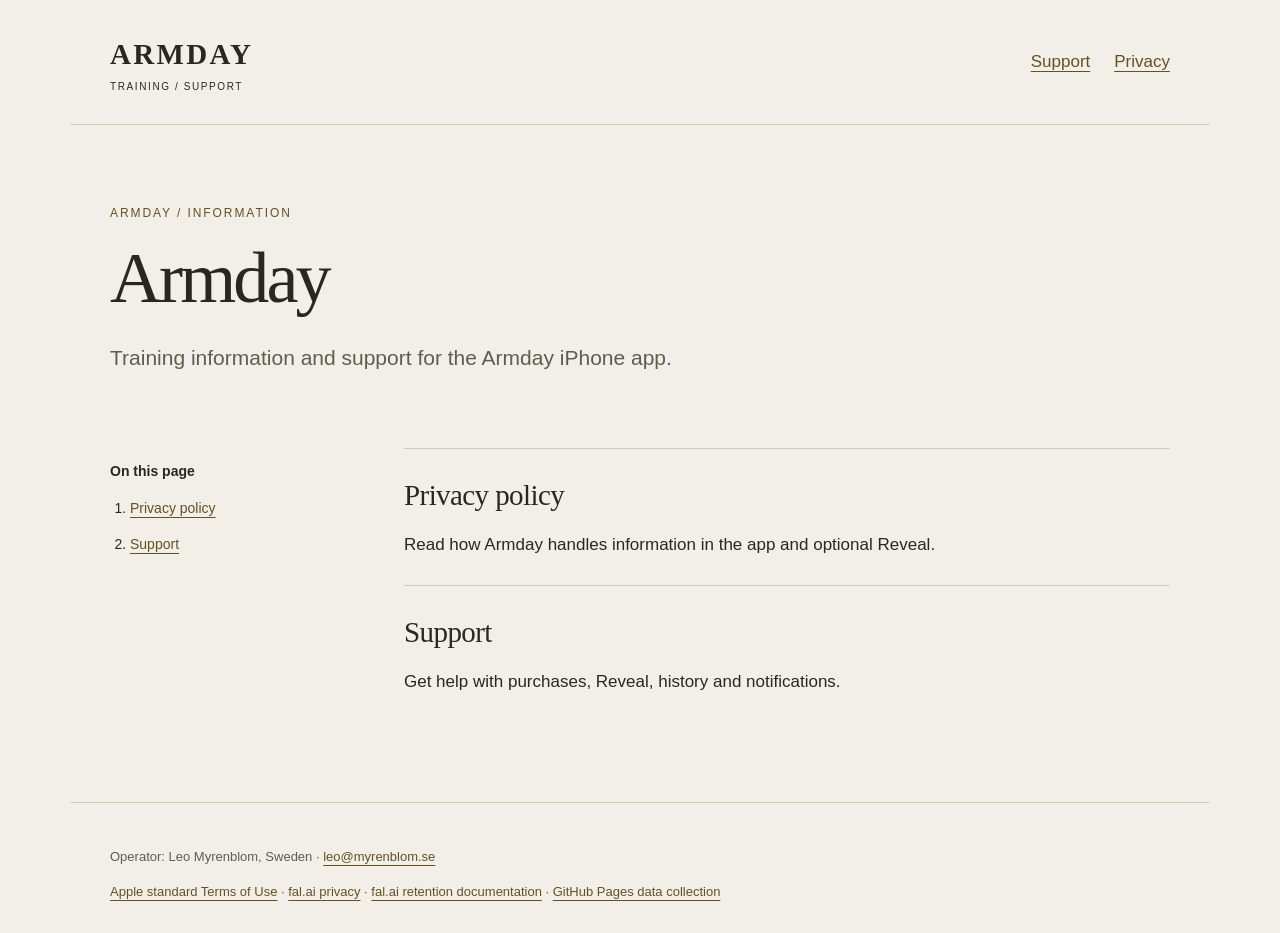
<file: index.html>
<!doctype html>
<html lang="en"><head><meta charset="utf-8"><meta name="viewport" content="width=device-width,initial-scale=1"><meta name="referrer" content="no-referrer"><title>Armday — Armday</title><link rel="canonical" href="https://leonardhugo08-star.github.io/"><link rel="stylesheet" href="/styles.css"></head>
<body><a class="skip" href="#main">Skip to content</a><header><a class="brand" href="/">ARMDAY<span>TRAINING / SUPPORT</span></a><nav aria-label="Main"><a href="/support/">Support</a><a href="/privacy/">Privacy</a></nav></header>
<main id="main"><div class="intro"><p class="eyebrow">ARMDAY / INFORMATION</p><h1>Armday</h1><p class="lede">Training information and support for the Armday iPhone app.</p></div><div class="layout"><aside><h2>On this page</h2><ol><li><a href="#section-1">Privacy policy</a></li><li><a href="#section-2">Support</a></li></ol></aside><article><section id="section-1"><h2>Privacy policy</h2><p>Read how Armday handles information in the app and optional Reveal.</p></section><section id="section-2"><h2>Support</h2><p>Get help with purchases, Reveal, history and notifications.</p></section></article></div></main>
<footer><p>Operator: Leo Myrenblom, Sweden · <a href="mailto:leo@myrenblom.se">leo@myrenblom.se</a></p><a href="https://www.apple.com/legal/internet-services/itunes/dev/stdeula/">Apple standard Terms of Use</a> · <a href="https://fal.ai/privacy">fal.ai privacy</a> · <a href="https://fal.ai/docs/documentation/model-apis/media-expiration">fal.ai retention documentation</a> · <a href="https://docs.github.com/en/pages/getting-started-with-github-pages/what-is-github-pages#data-collection">GitHub Pages data collection</a></footer></body></html>
</file>
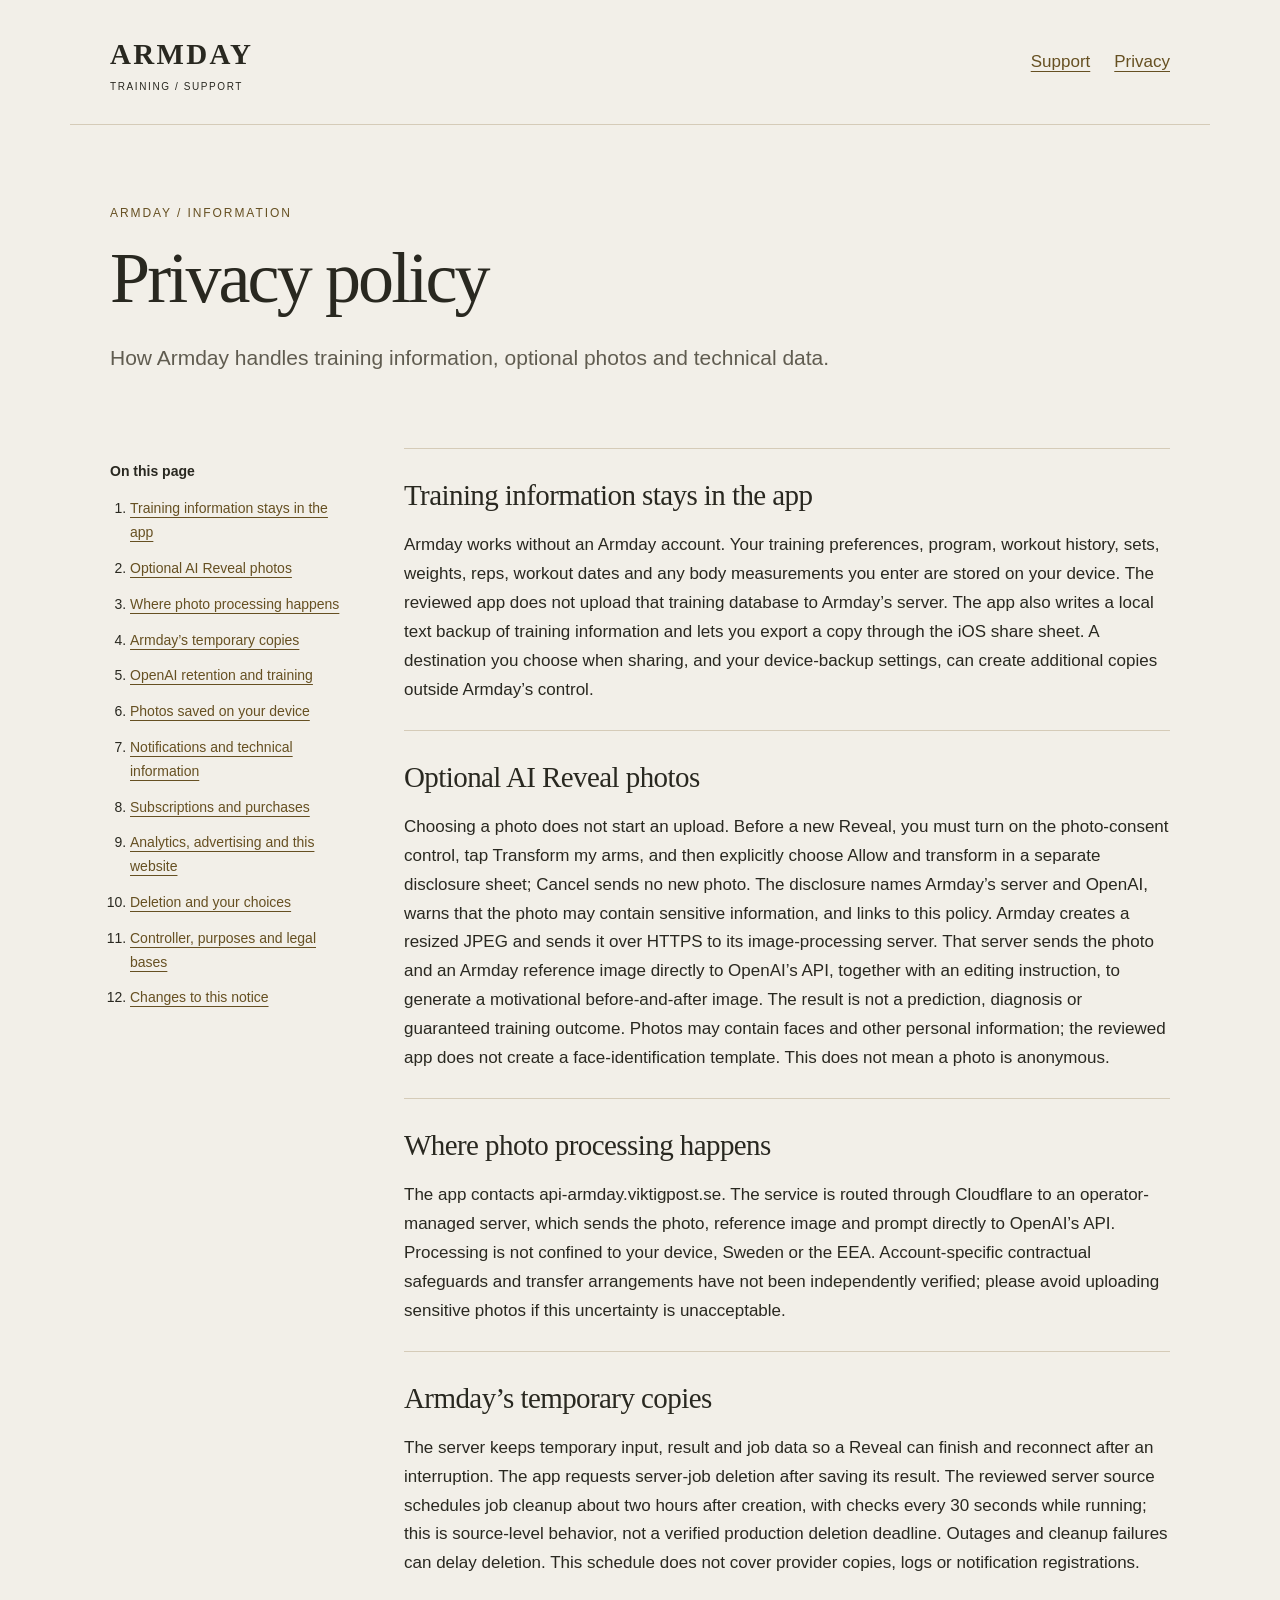
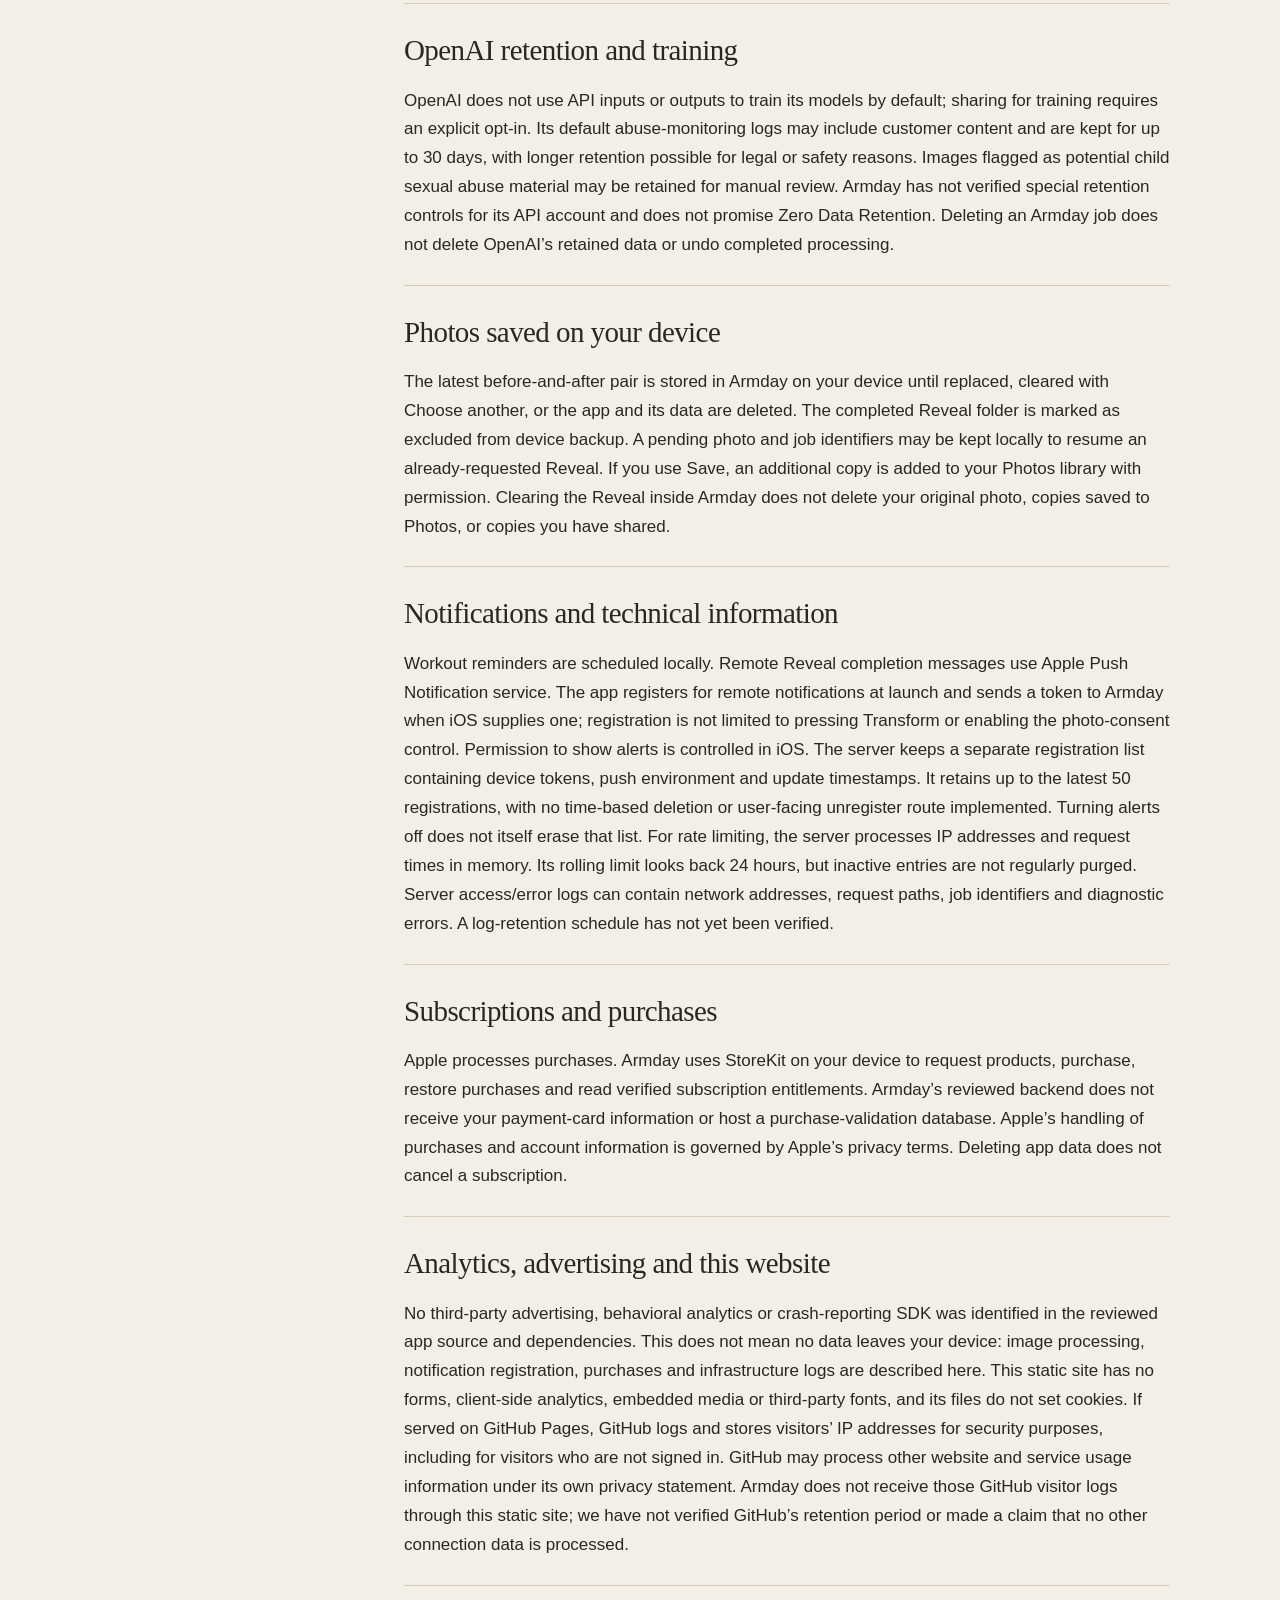
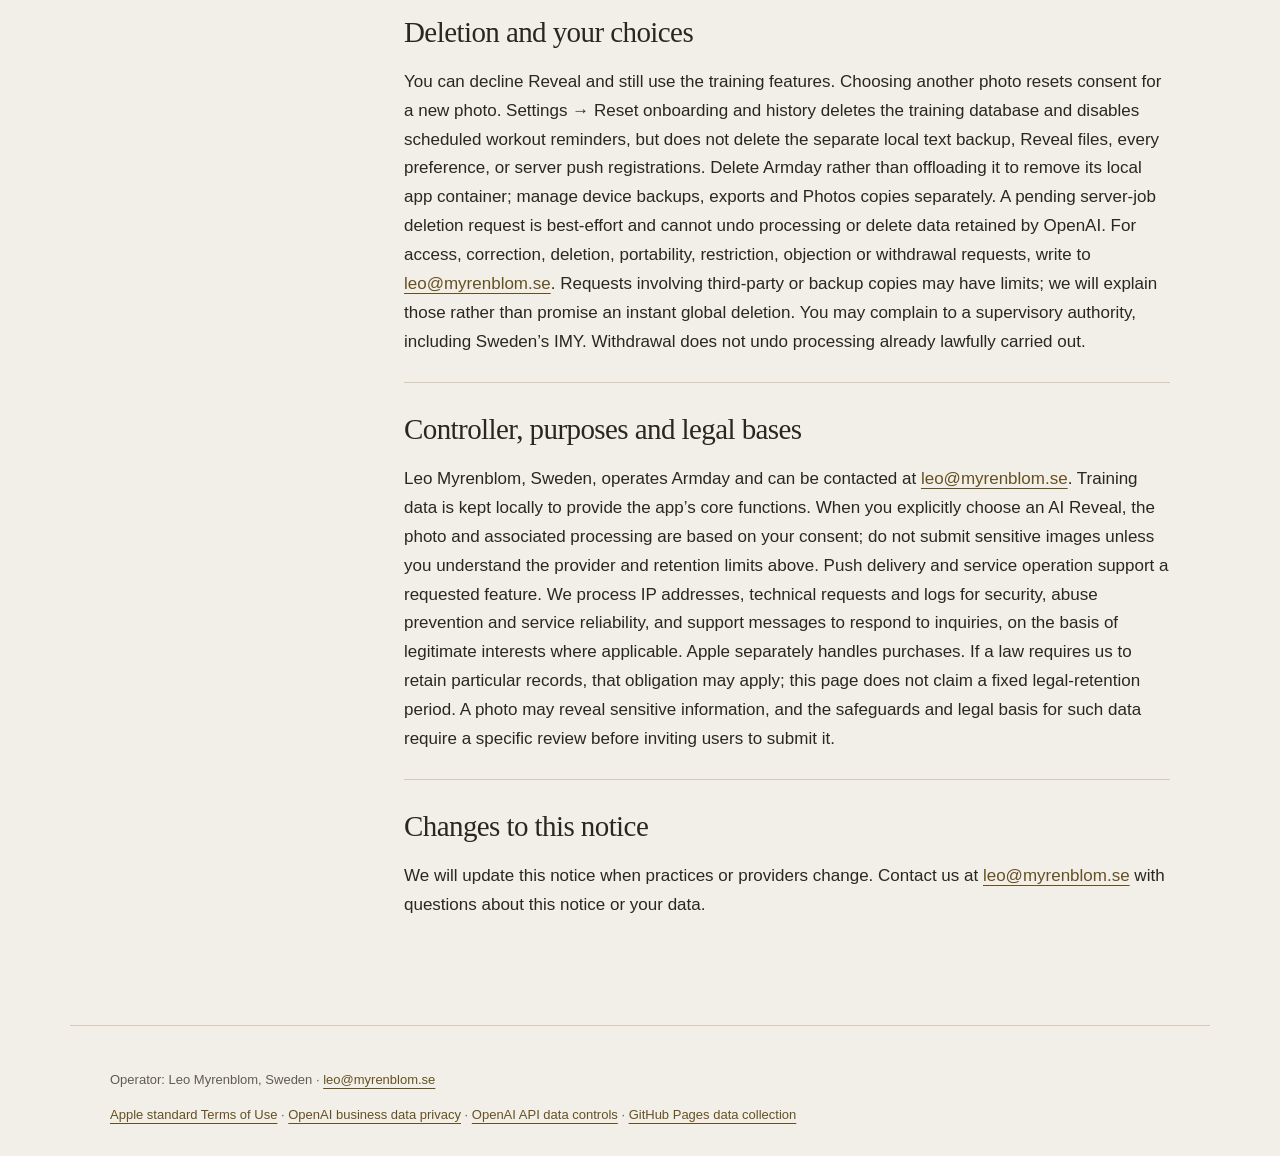
<file: privacy/index.html>
<!doctype html>
<html lang="en"><head><meta charset="utf-8"><meta name="viewport" content="width=device-width,initial-scale=1"><meta name="referrer" content="no-referrer"><title>Privacy policy — Armday</title><link rel="canonical" href="https://leonardhugo08-star.github.io/privacy/"><link rel="stylesheet" href="/styles.css"></head>
<body><a class="skip" href="#main">Skip to content</a><header><a class="brand" href="/">ARMDAY<span>TRAINING / SUPPORT</span></a><nav aria-label="Main"><a href="/support/">Support</a><a href="/privacy/">Privacy</a></nav></header>
<main id="main"><div class="intro"><p class="eyebrow">ARMDAY / INFORMATION</p><h1>Privacy policy</h1><p class="lede">How Armday handles training information, optional photos and technical data.</p></div><div class="layout"><aside><h2>On this page</h2><ol><li><a href="#section-1">Training information stays in the app</a></li><li><a href="#section-2">Optional AI Reveal photos</a></li><li><a href="#section-3">Where photo processing happens</a></li><li><a href="#section-4">Armday’s temporary copies</a></li><li><a href="#section-5">OpenAI retention and training</a></li><li><a href="#section-6">Photos saved on your device</a></li><li><a href="#section-7">Notifications and technical information</a></li><li><a href="#section-8">Subscriptions and purchases</a></li><li><a href="#section-9">Analytics, advertising and this website</a></li><li><a href="#section-10">Deletion and your choices</a></li><li><a href="#section-11">Controller, purposes and legal bases</a></li><li><a href="#section-12">Changes to this notice</a></li></ol></aside><article><section id="section-1"><h2>Training information stays in the app</h2><p>Armday works without an Armday account. Your training preferences, program, workout history, sets, weights, reps, workout dates and any body measurements you enter are stored on your device. The reviewed app does not upload that training database to Armday’s server. The app also writes a local text backup of training information and lets you export a copy through the iOS share sheet. A destination you choose when sharing, and your device-backup settings, can create additional copies outside Armday’s control.</p></section><section id="section-2"><h2>Optional AI Reveal photos</h2><p>Choosing a photo does not start an upload. Before a new Reveal, you must turn on the photo-consent control, tap Transform my arms, and then explicitly choose Allow and transform in a separate disclosure sheet; Cancel sends no new photo. The disclosure names Armday’s server and OpenAI, warns that the photo may contain sensitive information, and links to this policy. Armday creates a resized JPEG and sends it over HTTPS to its image-processing server. That server sends the photo and an Armday reference image directly to OpenAI’s API, together with an editing instruction, to generate a motivational before-and-after image. The result is not a prediction, diagnosis or guaranteed training outcome. Photos may contain faces and other personal information; the reviewed app does not create a face-identification template. This does not mean a photo is anonymous.</p></section><section id="section-3"><h2>Where photo processing happens</h2><p>The app contacts api-armday.viktigpost.se. The service is routed through Cloudflare to an operator-managed server, which sends the photo, reference image and prompt directly to OpenAI’s API. Processing is not confined to your device, Sweden or the EEA. Account-specific contractual safeguards and transfer arrangements have not been independently verified; please avoid uploading sensitive photos if this uncertainty is unacceptable.</p></section><section id="section-4"><h2>Armday’s temporary copies</h2><p>The server keeps temporary input, result and job data so a Reveal can finish and reconnect after an interruption. The app requests server-job deletion after saving its result. The reviewed server source schedules job cleanup about two hours after creation, with checks every 30 seconds while running; this is source-level behavior, not a verified production deletion deadline. Outages and cleanup failures can delay deletion. This schedule does not cover provider copies, logs or notification registrations.</p></section><section id="section-5"><h2>OpenAI retention and training</h2><p>OpenAI does not use API inputs or outputs to train its models by default; sharing for training requires an explicit opt-in. Its default abuse-monitoring logs may include customer content and are kept for up to 30 days, with longer retention possible for legal or safety reasons. Images flagged as potential child sexual abuse material may be retained for manual review. Armday has not verified special retention controls for its API account and does not promise Zero Data Retention. Deleting an Armday job does not delete OpenAI’s retained data or undo completed processing.</p></section><section id="section-6"><h2>Photos saved on your device</h2><p>The latest before-and-after pair is stored in Armday on your device until replaced, cleared with Choose another, or the app and its data are deleted. The completed Reveal folder is marked as excluded from device backup. A pending photo and job identifiers may be kept locally to resume an already-requested Reveal. If you use Save, an additional copy is added to your Photos library with permission. Clearing the Reveal inside Armday does not delete your original photo, copies saved to Photos, or copies you have shared.</p></section><section id="section-7"><h2>Notifications and technical information</h2><p>Workout reminders are scheduled locally. Remote Reveal completion messages use Apple Push Notification service. The app registers for remote notifications at launch and sends a token to Armday when iOS supplies one; registration is not limited to pressing Transform or enabling the photo-consent control. Permission to show alerts is controlled in iOS. The server keeps a separate registration list containing device tokens, push environment and update timestamps. It retains up to the latest 50 registrations, with no time-based deletion or user-facing unregister route implemented. Turning alerts off does not itself erase that list. For rate limiting, the server processes IP addresses and request times in memory. Its rolling limit looks back 24 hours, but inactive entries are not regularly purged. Server access/error logs can contain network addresses, request paths, job identifiers and diagnostic errors. A log-retention schedule has not yet been verified.</p></section><section id="section-8"><h2>Subscriptions and purchases</h2><p>Apple processes purchases. Armday uses StoreKit on your device to request products, purchase, restore purchases and read verified subscription entitlements. Armday’s reviewed backend does not receive your payment-card information or host a purchase-validation database. Apple’s handling of purchases and account information is governed by Apple’s privacy terms. Deleting app data does not cancel a subscription.</p></section><section id="section-9"><h2>Analytics, advertising and this website</h2><p>No third-party advertising, behavioral analytics or crash-reporting SDK was identified in the reviewed app source and dependencies. This does not mean no data leaves your device: image processing, notification registration, purchases and infrastructure logs are described here. This static site has no forms, client-side analytics, embedded media or third-party fonts, and its files do not set cookies. If served on GitHub Pages, GitHub logs and stores visitors’ IP addresses for security purposes, including for visitors who are not signed in. GitHub may process other website and service usage information under its own privacy statement. Armday does not receive those GitHub visitor logs through this static site; we have not verified GitHub’s retention period or made a claim that no other connection data is processed.</p></section><section id="section-10"><h2>Deletion and your choices</h2><p>You can decline Reveal and still use the training features. Choosing another photo resets consent for a new photo. Settings → Reset onboarding and history deletes the training database and disables scheduled workout reminders, but does not delete the separate local text backup, Reveal files, every preference, or server push registrations. Delete Armday rather than offloading it to remove its local app container; manage device backups, exports and Photos copies separately. A pending server-job deletion request is best-effort and cannot undo processing or delete data retained by OpenAI. For access, correction, deletion, portability, restriction, objection or withdrawal requests, write to <a href="mailto:leo@myrenblom.se">leo@myrenblom.se</a>. Requests involving third-party or backup copies may have limits; we will explain those rather than promise an instant global deletion. You may complain to a supervisory authority, including Sweden’s IMY. Withdrawal does not undo processing already lawfully carried out.</p></section><section id="section-11"><h2>Controller, purposes and legal bases</h2><p>Leo Myrenblom, Sweden, operates Armday and can be contacted at <a href="mailto:leo@myrenblom.se">leo@myrenblom.se</a>. Training data is kept locally to provide the app’s core functions. When you explicitly choose an AI Reveal, the photo and associated processing are based on your consent; do not submit sensitive images unless you understand the provider and retention limits above. Push delivery and service operation support a requested feature. We process IP addresses, technical requests and logs for security, abuse prevention and service reliability, and support messages to respond to inquiries, on the basis of legitimate interests where applicable. Apple separately handles purchases. If a law requires us to retain particular records, that obligation may apply; this page does not claim a fixed legal-retention period. A photo may reveal sensitive information, and the safeguards and legal basis for such data require a specific review before inviting users to submit it.</p></section><section id="section-12"><h2>Changes to this notice</h2><p>We will update this notice when practices or providers change. Contact us at <a href="mailto:leo@myrenblom.se">leo@myrenblom.se</a> with questions about this notice or your data.</p></section></article></div></main>
<footer><p>Operator: Leo Myrenblom, Sweden · <a href="mailto:leo@myrenblom.se">leo@myrenblom.se</a></p><a href="https://www.apple.com/legal/internet-services/itunes/dev/stdeula/">Apple standard Terms of Use</a> · <a href="https://openai.com/business-data/">OpenAI business data privacy</a> · <a href="https://developers.openai.com/api/docs/guides/your-data">OpenAI API data controls</a> · <a href="https://docs.github.com/en/pages/getting-started-with-github-pages/what-is-github-pages#data-collection">GitHub Pages data collection</a></footer></body></html>
</file>
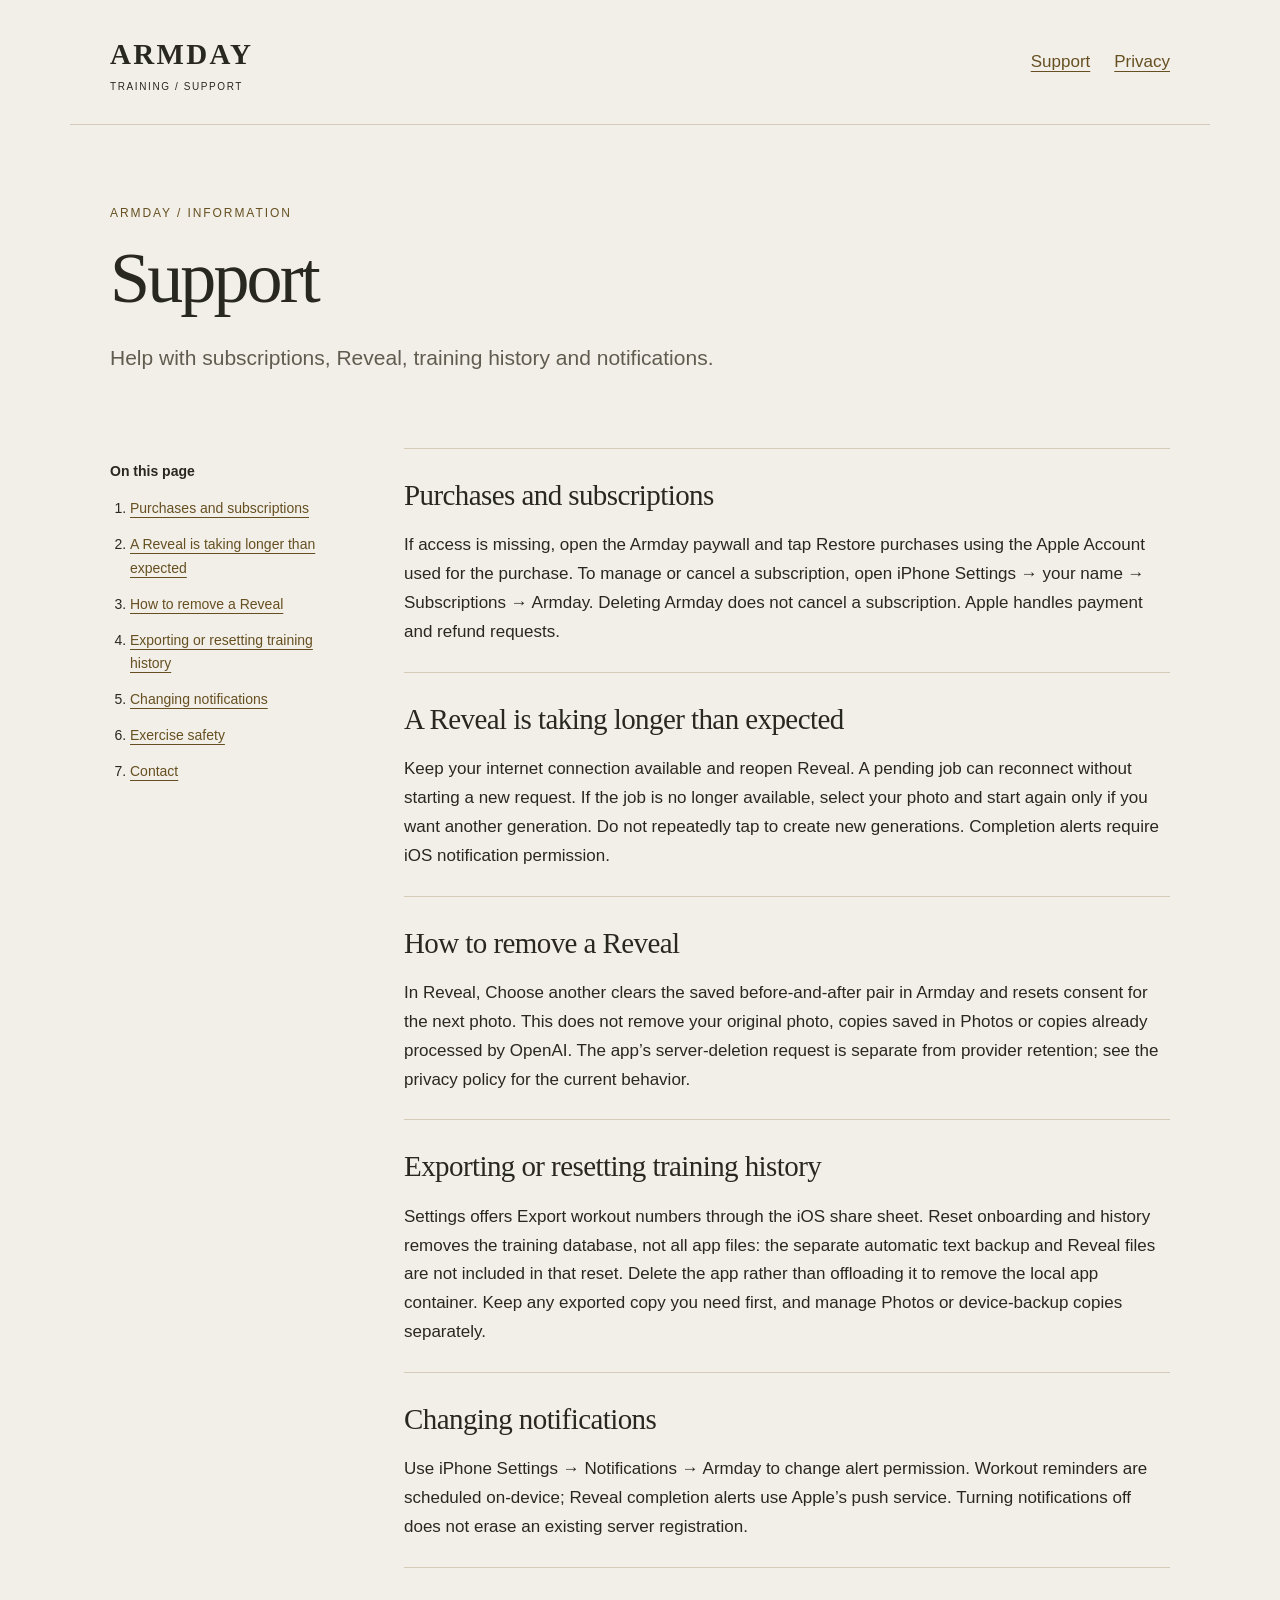
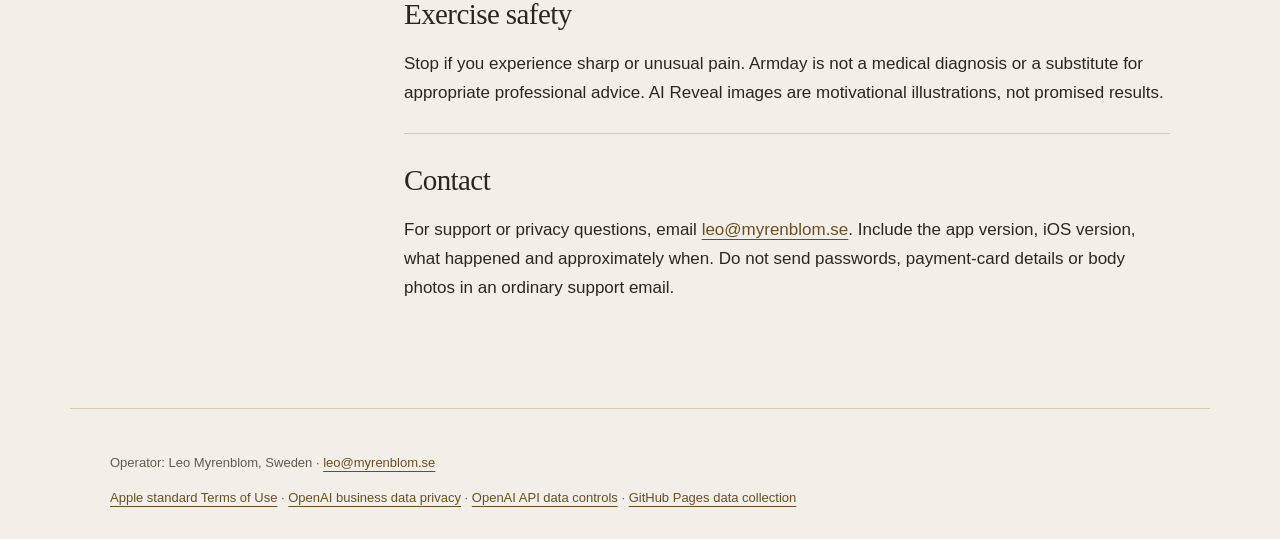
<file: support/index.html>
<!doctype html>
<html lang="en"><head><meta charset="utf-8"><meta name="viewport" content="width=device-width,initial-scale=1"><meta name="referrer" content="no-referrer"><title>Support — Armday</title><link rel="canonical" href="https://leonardhugo08-star.github.io/support/"><link rel="stylesheet" href="/styles.css"></head>
<body><a class="skip" href="#main">Skip to content</a><header><a class="brand" href="/">ARMDAY<span>TRAINING / SUPPORT</span></a><nav aria-label="Main"><a href="/support/">Support</a><a href="/privacy/">Privacy</a></nav></header>
<main id="main"><div class="intro"><p class="eyebrow">ARMDAY / INFORMATION</p><h1>Support</h1><p class="lede">Help with subscriptions, Reveal, training history and notifications.</p></div><div class="layout"><aside><h2>On this page</h2><ol><li><a href="#section-1">Purchases and subscriptions</a></li><li><a href="#section-2">A Reveal is taking longer than expected</a></li><li><a href="#section-3">How to remove a Reveal</a></li><li><a href="#section-4">Exporting or resetting training history</a></li><li><a href="#section-5">Changing notifications</a></li><li><a href="#section-6">Exercise safety</a></li><li><a href="#section-7">Contact</a></li></ol></aside><article><section id="section-1"><h2>Purchases and subscriptions</h2><p>If access is missing, open the Armday paywall and tap Restore purchases using the Apple Account used for the purchase. To manage or cancel a subscription, open iPhone Settings → your name → Subscriptions → Armday. Deleting Armday does not cancel a subscription. Apple handles payment and refund requests.</p></section><section id="section-2"><h2>A Reveal is taking longer than expected</h2><p>Keep your internet connection available and reopen Reveal. A pending job can reconnect without starting a new request. If the job is no longer available, select your photo and start again only if you want another generation. Do not repeatedly tap to create new generations. Completion alerts require iOS notification permission.</p></section><section id="section-3"><h2>How to remove a Reveal</h2><p>In Reveal, Choose another clears the saved before-and-after pair in Armday and resets consent for the next photo. This does not remove your original photo, copies saved in Photos or copies already processed by OpenAI. The app’s server-deletion request is separate from provider retention; see the privacy policy for the current behavior.</p></section><section id="section-4"><h2>Exporting or resetting training history</h2><p>Settings offers Export workout numbers through the iOS share sheet. Reset onboarding and history removes the training database, not all app files: the separate automatic text backup and Reveal files are not included in that reset. Delete the app rather than offloading it to remove the local app container. Keep any exported copy you need first, and manage Photos or device-backup copies separately.</p></section><section id="section-5"><h2>Changing notifications</h2><p>Use iPhone Settings → Notifications → Armday to change alert permission. Workout reminders are scheduled on-device; Reveal completion alerts use Apple’s push service. Turning notifications off does not erase an existing server registration.</p></section><section id="section-6"><h2>Exercise safety</h2><p>Stop if you experience sharp or unusual pain. Armday is not a medical diagnosis or a substitute for appropriate professional advice. AI Reveal images are motivational illustrations, not promised results.</p></section><section id="section-7"><h2>Contact</h2><p>For support or privacy questions, email <a href="mailto:leo@myrenblom.se">leo@myrenblom.se</a>. Include the app version, iOS version, what happened and approximately when. Do not send passwords, payment-card details or body photos in an ordinary support email.</p></section></article></div></main>
<footer><p>Operator: Leo Myrenblom, Sweden · <a href="mailto:leo@myrenblom.se">leo@myrenblom.se</a></p><a href="https://www.apple.com/legal/internet-services/itunes/dev/stdeula/">Apple standard Terms of Use</a> · <a href="https://openai.com/business-data/">OpenAI business data privacy</a> · <a href="https://developers.openai.com/api/docs/guides/your-data">OpenAI API data controls</a> · <a href="https://docs.github.com/en/pages/getting-started-with-github-pages/what-is-github-pages#data-collection">GitHub Pages data collection</a></footer></body></html>
</file>
<file: styles.css>
*{box-sizing:border-box}html{scroll-behavior:auto}body{margin:0;background:#f2efe8;color:#292820;font:17px/1.7 ui-sans-serif,-apple-system,BlinkMacSystemFont,"Segoe UI",sans-serif}a{color:#665022;text-underline-offset:4px}a:focus-visible{outline:3px solid #987534;outline-offset:5px}header,main,footer{max-width:1140px;margin:auto;padding:30px 40px}header{display:flex;align-items:center;justify-content:space-between;gap:24px;border-bottom:1px solid #d5cbb8}.brand{font-family:Georgia,serif;font-weight:700;letter-spacing:.08em;font-size:29px;text-decoration:none;color:#292820}.brand span{display:block;font:10px/1.5 ui-sans-serif,sans-serif;letter-spacing:.16em}nav{display:flex;gap:24px}nav a{padding:10px 0}.notice{background:#292820;color:#fff1cf;text-align:center;font-size:12px;letter-spacing:.05em;padding:13px 22px}.intro{max-width:800px;padding:36px 0 52px}.eyebrow{font-size:12px;letter-spacing:.16em;color:#665022}h1{font-family:Georgia,serif;font-weight:400;font-size:clamp(42px,6vw,72px);line-height:1.08;letter-spacing:-.04em;margin:16px 0 25px}.lede{font-size:21px;line-height:1.55;color:#605c50}.layout{display:grid;grid-template-columns:230px minmax(0,1fr);gap:64px}aside{font-size:14px}aside h2{font-size:14px;font-weight:600}ol{padding-left:20px}li{margin-bottom:12px}article h2{font:400 29px/1.25 Georgia,serif;letter-spacing:-.02em;margin:0 0 18px}section{border-top:1px solid #d5cbb8;padding:28px 0 25px;scroll-margin-top:20px}section p{margin:0}footer{margin-top:50px;border-top:1px solid #d5cbb8;font-size:13px;color:#605c50}.skip{position:absolute;left:12px;top:-100px;background:white;padding:12px}.skip:focus{top:12px}p,a{overflow-wrap:anywhere}@media(max-width:740px){header,main,footer{padding:24px}.layout{display:block}.intro{padding:20px 0 28px}aside{border-top:1px solid #d5cbb8;padding:12px 0}aside ol{columns:2;column-gap:28px;font-size:13px}aside li{break-inside:avoid}header{align-items:flex-start;gap:12px}nav{gap:15px;font-size:14px}.brand{font-size:24px}.brand span{font-size:8px}h1{font-size:46px}.lede{font-size:18px}article h2{font-size:27px}body{font-size:16px}}@media(max-width:360px){header{flex-direction:column}aside ol{columns:1}}@media print{header,nav,aside,.skip{display:none}.layout{display:block}.notice{color:black;background:white}body{background:white;color:black}section{break-inside:avoid}h1{font-size:35px}}
</file>
